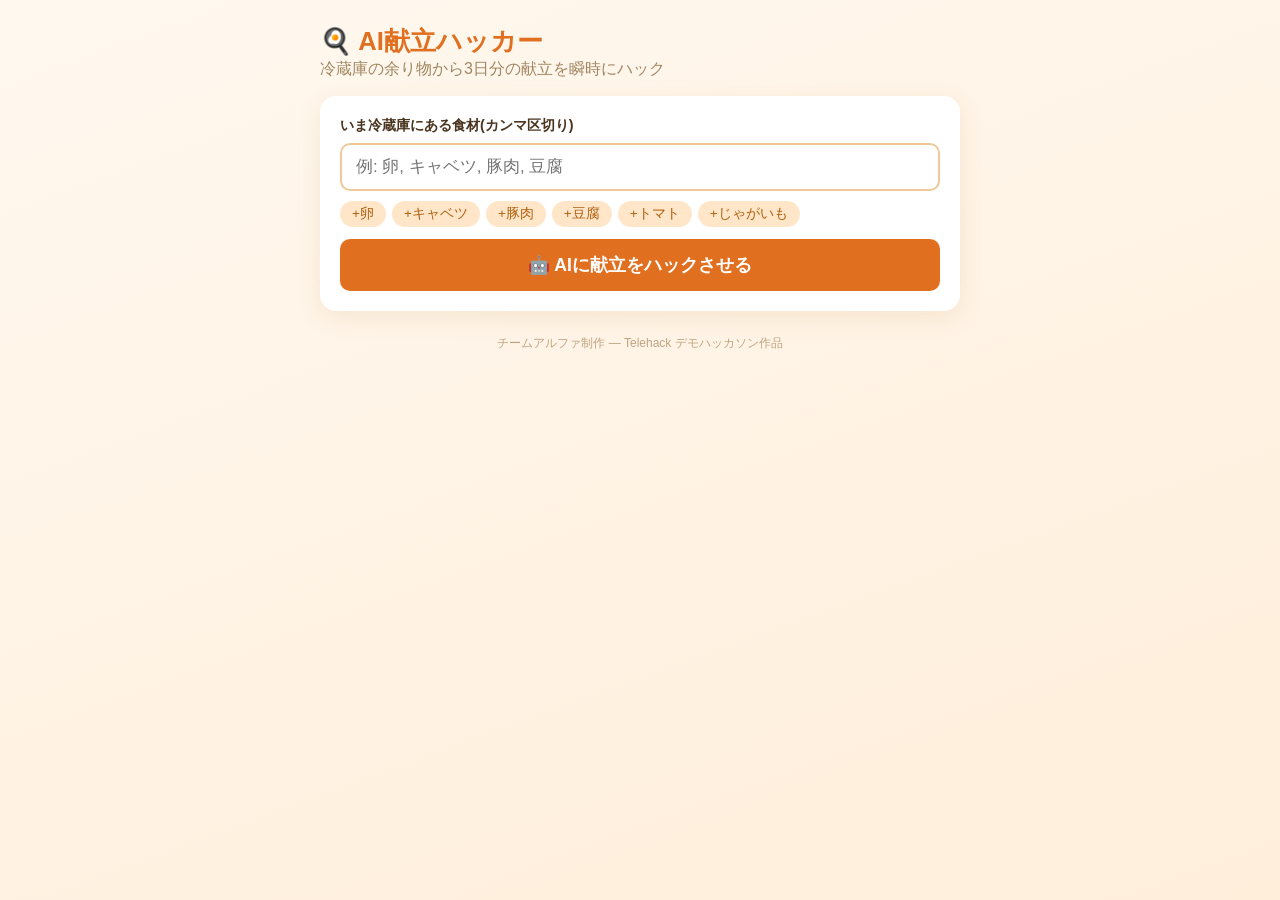
<file: server/static/apps/ai-kondate/index.html>
<!DOCTYPE html>
<html lang="ja">
<head>
<meta charset="utf-8">
<meta name="viewport" content="width=device-width, initial-scale=1">
<title>AI献立ハッカー</title>
<style>
* { box-sizing: border-box; margin: 0; padding: 0; }
body { font-family: "Hiragino Sans", sans-serif; background: linear-gradient(160deg, #fff8ef, #ffeeda);
  min-height: 100vh; color: #4a3520; padding: 24px 16px; }
.wrap { max-width: 640px; margin: 0 auto; }
h1 { font-size: 1.6rem; color: #e07020; }
h1 span { font-size: 1rem; color: #a08560; display: block; font-weight: normal; }
.panel { background: #fff; border-radius: 16px; padding: 20px; margin-top: 16px;
  box-shadow: 0 6px 24px rgba(180, 120, 40, .12); }
label { font-weight: 700; font-size: .9rem; }
input { width: 100%; padding: 12px 14px; font-size: 1.05rem; border: 2px solid #f0c898;
  border-radius: 10px; margin-top: 8px; }
input:focus { outline: none; border-color: #e07020; }
button { width: 100%; margin-top: 12px; padding: 14px; font-size: 1.1rem; font-weight: 700;
  background: #e07020; color: #fff; border: none; border-radius: 10px; cursor: pointer; }
button:hover { background: #c96018; }
.day { margin-top: 14px; border-left: 5px solid #f0a850; padding: 10px 14px; background: #fff7ec;
  border-radius: 0 10px 10px 0; }
.day h3 { color: #e07020; font-size: 1rem; }
.day .dish { font-size: 1.15rem; font-weight: 700; margin: 4px 0; }
.day .why { font-size: .85rem; color: #a08560; }
.chips { margin-top: 10px; display: flex; flex-wrap: wrap; gap: 6px; }
.chip { background: #ffe6c8; color: #b06010; padding: 4px 12px; border-radius: 999px; font-size: .85rem; cursor: pointer; }
#result { display: none; }
.footer { text-align: center; color: #c0a480; font-size: .75rem; margin-top: 24px; }
</style>
</head>
<body>
<div class="wrap">
  <h1>🍳 AI献立ハッカー<span>冷蔵庫の余り物から3日分の献立を瞬時にハック</span></h1>
  <div class="panel">
    <label>いま冷蔵庫にある食材(カンマ区切り)</label>
    <input id="ing" placeholder="例: 卵, キャベツ, 豚肉, 豆腐">
    <div class="chips">
      <span class="chip" onclick="add('卵')">+卵</span><span class="chip" onclick="add('キャベツ')">+キャベツ</span>
      <span class="chip" onclick="add('豚肉')">+豚肉</span><span class="chip" onclick="add('豆腐')">+豆腐</span>
      <span class="chip" onclick="add('トマト')">+トマト</span><span class="chip" onclick="add('じゃがいも')">+じゃがいも</span>
    </div>
    <button id="go" onclick="hack()">🤖 AIに献立をハックさせる</button>
  </div>
  <div class="panel" id="result">
    <h3 style="color:#e07020">📅 あなたの3日分献立</h3>
    <div id="days"></div>
    <div class="day" style="border-color:#7ab86a;background:#f2f9ee">
      <h3 style="color:#4a8a3a">🛒 買い足しリスト</h3>
      <div id="shopping" style="font-size:.95rem"></div>
    </div>
  </div>
  <div class="footer">チームアルファ制作 — Telehack デモハッカソン作品</div>
</div>
<script>
const RECIPES = [
  {name: 'ふわとろオムレツ', needs: ['卵'], extra: ['牛乳'], why: 'タンパク質が今週不足気味です'},
  {name: '回鍋肉風キャベツ炒め', needs: ['キャベツ', '豚肉'], extra: ['味噌'], why: '野菜と肉のバランスが最適'},
  {name: '麻婆豆腐', needs: ['豆腐'], extra: ['豆板醤', 'ねぎ'], why: '代謝を上げる発酵調味料つき'},
  {name: 'トマトと卵の中華炒め', needs: ['トマト', '卵'], extra: [], why: 'リコピンで疲労回復'},
  {name: '肉じゃが', needs: ['じゃがいも', '豚肉'], extra: ['にんじん', '玉ねぎ'], why: '作り置きで平日をハック'},
  {name: 'とん平焼き', needs: ['キャベツ', '卵', '豚肉'], extra: ['ソース'], why: '余り物消化率98%'},
  {name: '湯豆腐', needs: ['豆腐'], extra: ['昆布'], why: '深夜でも罪悪感ゼロ'},
  {name: 'ジャーマンポテト', needs: ['じゃがいも'], extra: ['ベーコン'], why: '5分で完成する時短メニュー'},
  {name: '野菜炒め定食', needs: ['キャベツ'], extra: ['もやし'], why: '食物繊維をブースト'},
];
function add(x) {
  const el = document.getElementById('ing');
  el.value = el.value ? el.value.replace(/[,、]\s*$/, '') + ', ' + x : x;
}
function hack() {
  const ings = document.getElementById('ing').value.split(/[,、]/).map(s => s.trim()).filter(Boolean);
  if (!ings.length) { alert('食材を入れてください!'); return; }
  const scored = RECIPES.map(r => ({...r, hit: r.needs.filter(n => ings.includes(n)).length}))
    .filter(r => r.hit > 0).sort((a, b) => b.hit - a.hit || Math.random() - .5);
  const pick = scored.slice(0, 3);
  while (pick.length < 3) pick.push(RECIPES[Math.floor(Math.random() * RECIPES.length)]);
  document.getElementById('days').innerHTML = pick.map((r, i) => `
    <div class="day"><h3>Day ${i + 1}</h3><div class="dish">${r.name}</div>
    <div class="why">🤖 ${r.why}(手持ち食材 ${r.hit || 0} 品使用)</div></div>`).join('');
  const buy = [...new Set(pick.flatMap(r => [...r.needs.filter(n => !ings.includes(n)), ...r.extra]))];
  document.getElementById('shopping').textContent = buy.length ? buy.join('、') : '買い足し不要!全部あります 🎉';
  document.getElementById('result').style.display = 'block';
  document.getElementById('go').textContent = '🔁 別の献立をハックする';
}
</script>
</body>
</html>
</file>
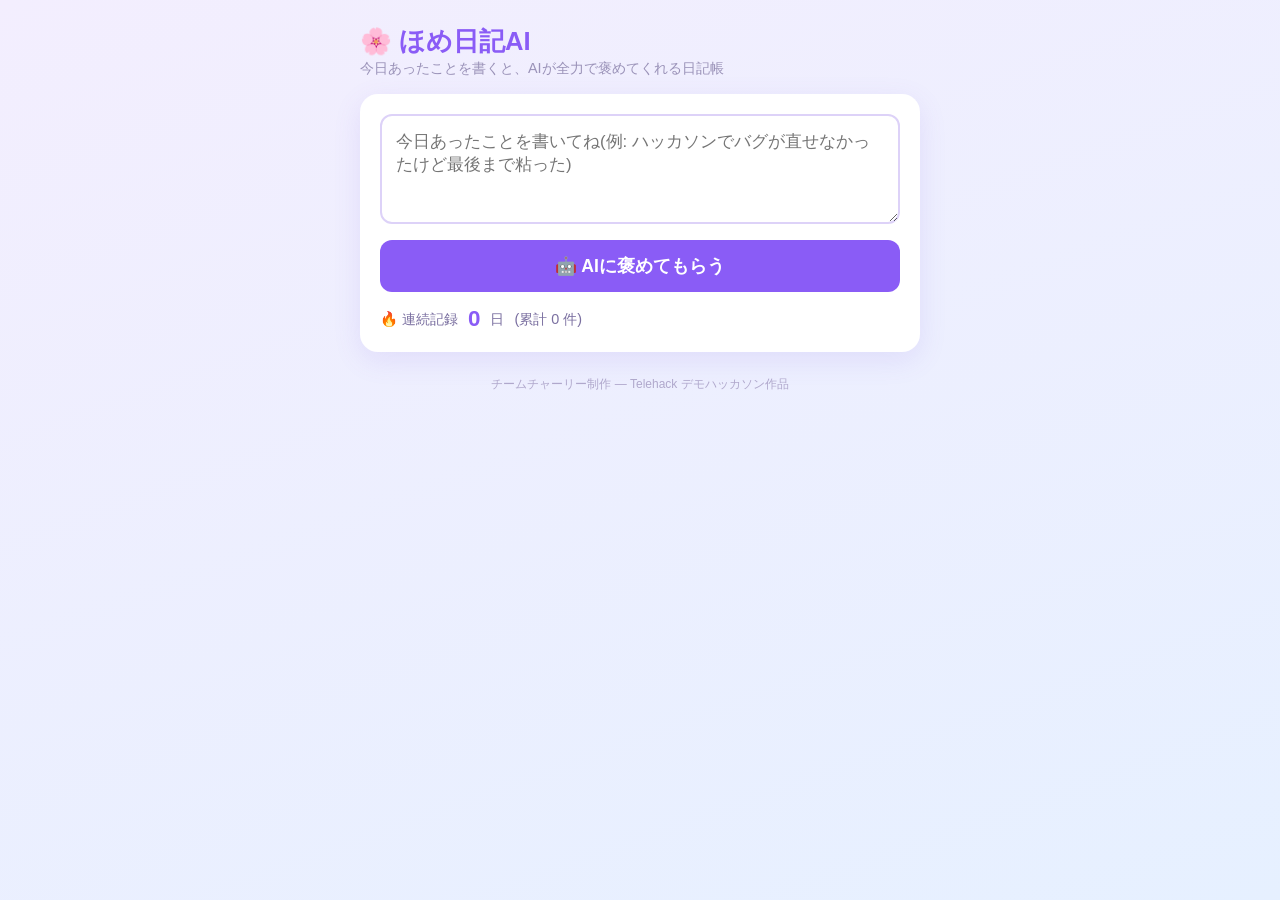
<file: server/static/apps/homenikki/index.html>
<!DOCTYPE html>
<html lang="ja">
<head>
<meta charset="utf-8">
<meta name="viewport" content="width=device-width, initial-scale=1">
<title>ほめ日記AI</title>
<style>
* { box-sizing: border-box; margin: 0; padding: 0; }
body { font-family: "Hiragino Sans", sans-serif; min-height: 100vh; padding: 24px 16px;
  background: linear-gradient(160deg, #f3eefe, #e6f0ff); color: #3a3550; }
.wrap { max-width: 560px; margin: 0 auto; }
h1 { font-size: 1.6rem; color: #8a5cf6; }
h1 span { display: block; font-size: .9rem; color: #9a92b8; font-weight: normal; }
.panel { background: #fff; border-radius: 18px; padding: 20px; margin-top: 16px;
  box-shadow: 0 8px 28px rgba(120, 90, 220, .12); }
textarea { width: 100%; min-height: 110px; padding: 14px; font-size: 1.05rem;
  border: 2px solid #ddd2f8; border-radius: 12px; resize: vertical; font-family: inherit; }
textarea:focus { outline: none; border-color: #8a5cf6; }
button { width: 100%; margin-top: 12px; padding: 14px; font-size: 1.1rem; font-weight: 700;
  background: #8a5cf6; color: #fff; border: none; border-radius: 12px; cursor: pointer; }
button:hover { background: #7648e8; }
#praise { display: none; margin-top: 14px; background: #f6f1ff; border-left: 5px solid #8a5cf6;
  border-radius: 0 12px 12px 0; padding: 14px 16px; font-size: 1.05rem; line-height: 1.7; }
.streak { display: flex; align-items: center; gap: 10px; margin-top: 14px; color: #7a6fa0; font-size: .9rem; }
.streak b { font-size: 1.4rem; color: #8a5cf6; }
.hist { margin-top: 8px; }
.hist .item { padding: 10px 12px; border-bottom: 1px dashed #e5ddf8; font-size: .9rem; }
.hist .item .d { color: #b0a8cc; font-size: .75rem; }
.footer { text-align: center; color: #b0a8cc; font-size: .75rem; margin-top: 24px; }
</style>
</head>
<body>
<div class="wrap">
  <h1>🌸 ほめ日記AI<span>今日あったことを書くと、AIが全力で褒めてくれる日記帳</span></h1>
  <div class="panel">
    <textarea id="diary" placeholder="今日あったことを書いてね(例: ハッカソンでバグが直せなかったけど最後まで粘った)"></textarea>
    <button onclick="praise()">🤖 AIに褒めてもらう</button>
    <div id="praise"></div>
    <div class="streak">🔥 連続記録 <b id="streak">0</b> 日 <span id="total"></span></div>
  </div>
  <div class="panel hist" id="hist" style="display:none"><b style="color:#8a5cf6">📖 これまでの日記</b><div id="histList"></div></div>
  <div class="footer">チームチャーリー制作 — Telehack デモハッカソン作品</div>
</div>
<script>
const RULES = [
  [/バグ|エラー|失敗|できなかった/, 'うまくいかない中でも向き合い続けたその粘り強さ、エンジニアとして一番大事な才能です。'],
  [/頑張|粘|徹夜|最後まで/, 'その頑張り、ちゃんと見てましたよ。継続できる人は本当に一握りです。'],
  [/作った|完成|できた|勝った/, 'すごい!!手を動かして形にできる人は世界を変えられる人です。'],
  [/疲れ|眠い|しんどい/, '疲れているのは全力で生きた証拠。今日はもう自分を甘やかしてOKです。'],
  [/発表|プレゼン|登壇/, '人前に立つ勇気、それだけで上位1%です。かっこよかった!'],
  [/チーム|仲間|みんな/, '仲間と一緒に何かを作れるって、実はとても尊いことなんです。'],
];
const GENERIC = [
  '今日も日記を書けた。その習慣こそが未来のあなたを作ります。',
  '文章から誠実さがにじみ出ています。あなたのそういうところ、好きです。',
  '小さな一歩に見えても、昨日のあなたより確実に前進しています。',
];
const KEY = 'homenikki';
function load() { try { return JSON.parse(localStorage.getItem(KEY)) || []; } catch { return []; } }
function save(v) { try { localStorage.setItem(KEY, JSON.stringify(v)); } catch {} }
function praise() {
  const text = document.getElementById('diary').value.trim();
  if (!text) { alert('今日のことをひとこと書いてみて!'); return; }
  const hits = RULES.filter(([re]) => re.test(text)).map(([, m]) => m);
  const msg = ['🌸 ' + (hits[0] || GENERIC[Math.floor(Math.random() * GENERIC.length)])]
    .concat(hits.slice(1).map(h => '✨ ' + h))
    .concat(['💮 今日のえらいポイント: ' + Math.min(100, 60 + text.length) + '点']);
  const el = document.getElementById('praise');
  el.innerHTML = msg.join('<br>');
  el.style.display = 'block';
  const hist = load();
  hist.unshift({d: new Date().toLocaleString('ja-JP'), t: text});
  save(hist.slice(0, 50));
  render();
  document.getElementById('diary').value = '';
}
function render() {
  const hist = load();
  document.getElementById('streak').textContent = new Set(hist.map(h => h.d.split(' ')[0])).size;
  document.getElementById('total').textContent = `(累計 ${hist.length} 件)`;
  if (hist.length) {
    document.getElementById('hist').style.display = '';
    document.getElementById('histList').innerHTML = hist.slice(0, 5).map(h =>
      `<div class="item"><div class="d">${h.d}</div>${h.t.replace(/</g, '&lt;')}</div>`).join('');
  }
}
render();
</script>
</body>
</html>
</file>
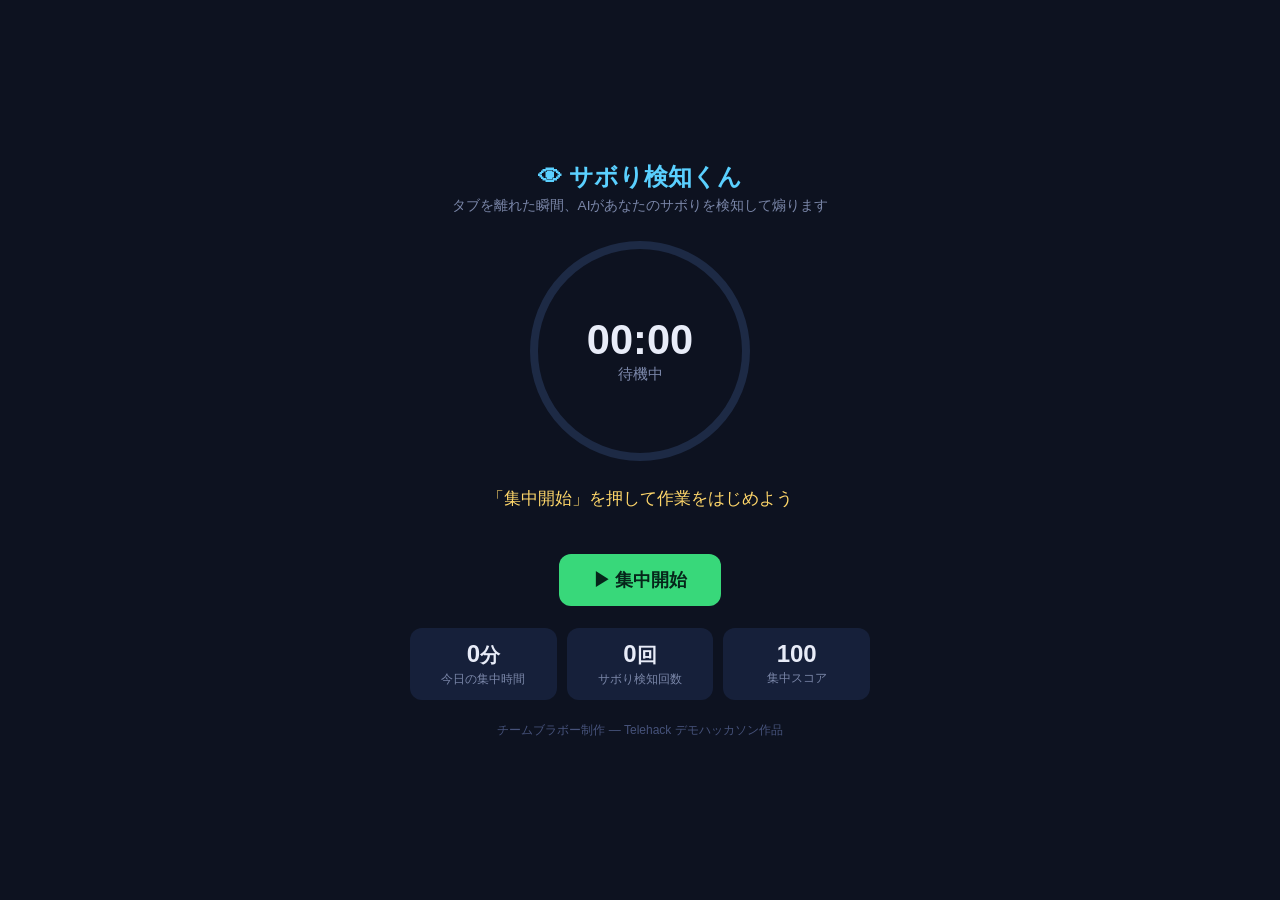
<file: server/static/apps/sabori/index.html>
<!DOCTYPE html>
<html lang="ja">
<head>
<meta charset="utf-8">
<meta name="viewport" content="width=device-width, initial-scale=1">
<title>サボり検知くん</title>
<style>
* { box-sizing: border-box; margin: 0; padding: 0; }
body { font-family: "Hiragino Sans", sans-serif; background: #0d1220; color: #e8ecf8;
  min-height: 100vh; display: flex; align-items: center; justify-content: center; padding: 20px; }
.wrap { max-width: 460px; width: 100%; text-align: center; }
h1 { font-size: 1.5rem; color: #5ad0ff; }
h1 span { display: block; font-size: .85rem; color: #7a86a8; font-weight: normal; margin-top: 4px; }
.ring { width: 220px; height: 220px; border-radius: 50%; margin: 26px auto;
  display: flex; align-items: center; justify-content: center; flex-direction: column;
  border: 8px solid #1d2a45; transition: border-color .3s; }
.ring.focus { border-color: #38d87a; box-shadow: 0 0 40px rgba(56, 216, 122, .3); }
.ring.slack { border-color: #ff5470; box-shadow: 0 0 40px rgba(255, 84, 112, .4); animation: pulse .6s infinite; }
@keyframes pulse { 50% { transform: scale(1.03); } }
#time { font-size: 2.6rem; font-weight: 800; font-variant-numeric: tabular-nums; }
#stateLabel { font-size: .95rem; color: #7a86a8; }
#msg { min-height: 3.2em; font-size: 1.05rem; margin: 6px 0 14px; color: #ffd76a; }
button { padding: 14px 34px; font-size: 1.1rem; font-weight: 700; border: none;
  border-radius: 12px; cursor: pointer; background: #38d87a; color: #06251a; }
button.stop { background: #ff5470; color: #fff; }
.stats { display: flex; gap: 10px; margin-top: 22px; }
.stat { flex: 1; background: #16203a; border-radius: 12px; padding: 12px; }
.stat b { font-size: 1.5rem; display: block; }
.stat span { font-size: .75rem; color: #7a86a8; }
.footer { color: #46527a; font-size: .75rem; margin-top: 22px; }
</style>
</head>
<body>
<div class="wrap">
  <h1>👁 サボり検知くん<span>タブを離れた瞬間、AIがあなたのサボりを検知して煽ります</span></h1>
  <div class="ring" id="ring">
    <div id="time">00:00</div>
    <div id="stateLabel">待機中</div>
  </div>
  <div id="msg">「集中開始」を押して作業をはじめよう</div>
  <button id="btn" onclick="toggle()">▶ 集中開始</button>
  <div class="stats">
    <div class="stat"><b id="focusMin">0<small>分</small></b><span>今日の集中時間</span></div>
    <div class="stat"><b id="slackCnt">0<small>回</small></b><span>サボり検知回数</span></div>
    <div class="stat"><b id="score">100</b><span>集中スコア</span></div>
  </div>
  <div class="footer">チームブラボー制作 — Telehack デモハッカソン作品</div>
</div>
<script>
let running = false, sec = 0, slacks = 0, timer = null;
const SHAME = [
  '👁 見ましたよ。今、別のタブ見ましたよね?',
  '🚨 サボり検知!SNSは作品が完成してからにしましょう',
  '😇 AIは全部記録しています。戻ってきて偉い!',
  '📉 集中スコアが下がりました。深呼吸してもう一回',
  '🔥 締切は待ってくれません!さあ画面に戻って!',
];
const PRAISE = [
  '🌟 いい集中!その調子!',
  '🧠 フロー状態に入っています',
  '💪 5分継続!小さな勝利の積み重ね',
];
function fmt(s) { return String(Math.floor(s / 60)).padStart(2, '0') + ':' + String(s % 60).padStart(2, '0'); }
function render() {
  document.getElementById('time').textContent = fmt(sec);
  document.getElementById('focusMin').innerHTML = Math.floor(sec / 60) + '<small>分</small>';
  document.getElementById('slackCnt').innerHTML = slacks + '<small>回</small>';
  document.getElementById('score').textContent = Math.max(0, 100 - slacks * 12 + Math.floor(sec / 60) * 2);
}
function toggle() {
  running = !running;
  const btn = document.getElementById('btn'), ring = document.getElementById('ring');
  if (running) {
    btn.textContent = '⏸ 休憩する'; btn.className = 'stop';
    ring.className = 'ring focus';
    document.getElementById('stateLabel').textContent = '🟢 集中モード';
    document.getElementById('msg').textContent = '作業に集中!このタブを離れたら…わかってますね?';
    timer = setInterval(() => {
      sec++; render();
      if (sec % 300 === 0) document.getElementById('msg').textContent = PRAISE[Math.floor(Math.random() * PRAISE.length)];
    }, 1000);
  } else {
    btn.textContent = '▶ 集中開始'; btn.className = '';
    ring.className = 'ring';
    document.getElementById('stateLabel').textContent = '休憩中';
    document.getElementById('msg').textContent = 'えらい!ちゃんと「休憩」を宣言してから休むのが一流です';
    clearInterval(timer);
  }
}
document.addEventListener('visibilitychange', () => {
  if (running && document.hidden) slack();
});
window.addEventListener('blur', () => { if (running) slack(); });
function slack() {
  slacks++;
  const ring = document.getElementById('ring');
  ring.className = 'ring slack';
  document.getElementById('stateLabel').textContent = '🔴 サボり検知!';
  document.getElementById('msg').textContent = SHAME[Math.min(slacks - 1, SHAME.length - 1)];
  render();
  setTimeout(() => { if (running) { ring.className = 'ring focus'; document.getElementById('stateLabel').textContent = '🟢 集中モード'; } }, 4000);
}
render();
</script>
</body>
</html>
</file>
